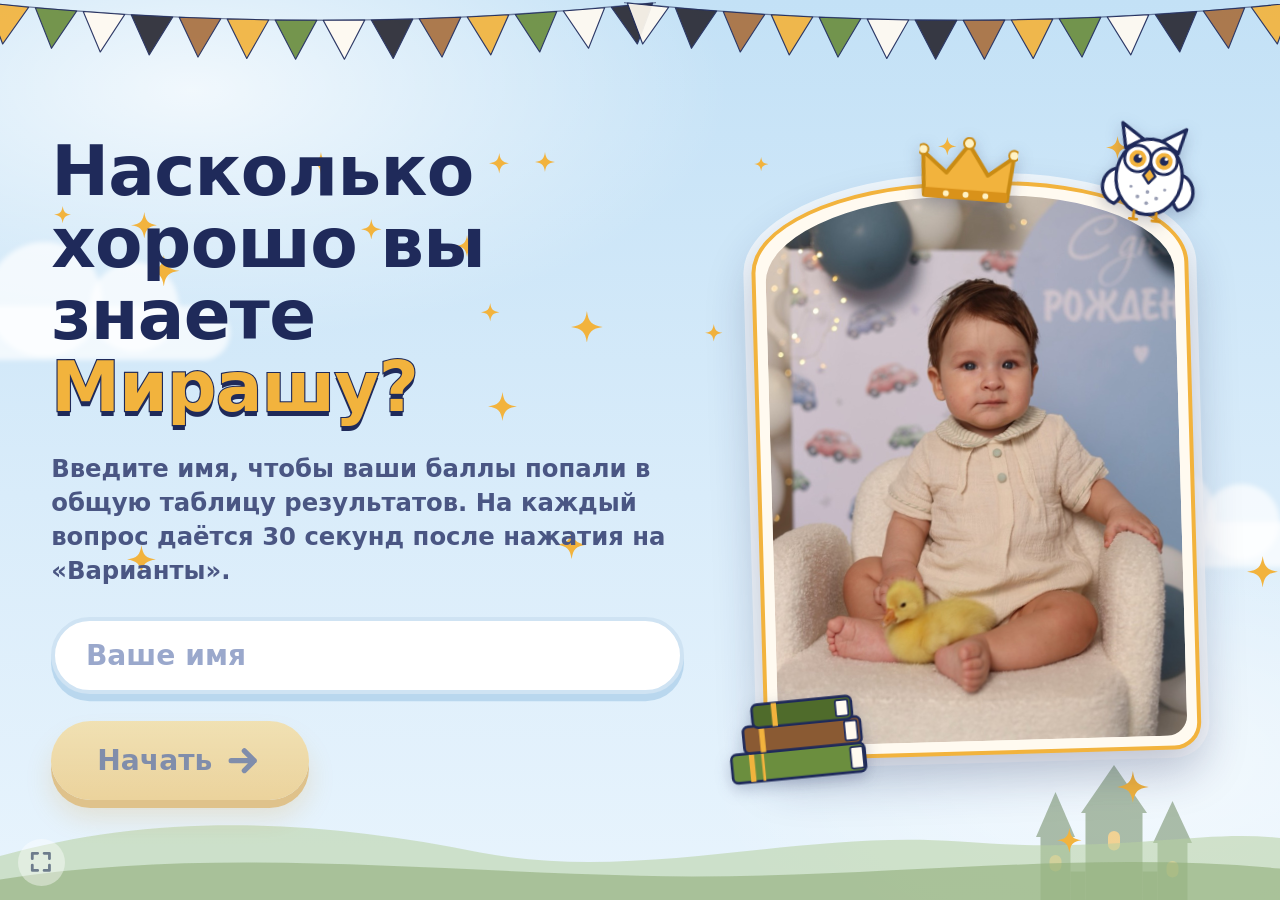
<file: index.html>
<!DOCTYPE html>
<html lang="ru">
<head>
<meta charset="utf-8">
<meta name="viewport" content="width=device-width, initial-scale=1, viewport-fit=cover">
<title>Насколько хорошо вы знаете Мирашу?</title>
<link rel="stylesheet" href="style.css">
</head>
<body>

<!-- ИМЯ -->
<section class="screen active" id="name" aria-label="Знакомство">
  <div class="hero">
    <div class="copy">
      <h1>Насколько хорошо вы знаете <span class="gold">Мирашу?</span></h1>
      <p class="lead">Введите имя, чтобы ваши баллы попали в общую таблицу результатов. На каждый вопрос даётся 30 секунд после нажатия на «Варианты».</p>
      <form id="nameForm" autocomplete="off" style="display:flex;flex-direction:column;align-items:flex-start;gap:3vh;width:100%">
        <input class="field" id="nameInput" type="text" maxlength="30" placeholder="Ваше имя" aria-label="Ваше имя" enterkeyhint="go" autocomplete="off">
        <button class="btn" id="btnStart" type="submit" disabled>Начать
          <svg viewBox="0 0 24 24" fill="none" stroke="currentColor" stroke-width="3.2" stroke-linecap="round" stroke-linejoin="round"><path d="M5 12h14M13 6l6 6-6 6"/></svg>
        </button>
      </form>
    </div>
    <div class="photo-wrap">
      <div class="frame arch"><div class="ph"><img src="assets/start.jpg" alt="Мираша сидит в кресле с утёнком"></div>
        <div class="sticker st-crown"><svg><use href="#crown"/></svg></div>
        <div class="sticker st-owl"><svg><use href="#owl"/></svg></div>
        <div class="sticker st-books"><svg><use href="#books"/></svg></div>
      </div>
    </div>
  </div>
</section>

<!-- ВОПРОС -->
<section class="screen" id="quiz" aria-live="polite">
  <div class="topbar">
    <div class="qnum" id="qnum">Вопрос 1 из 12</div>
    <div class="progress" role="progressbar" aria-valuemin="0" id="progress"><i id="progressFill"></i></div>
  </div>
  <div class="stage">
    <div class="photo-wrap" id="photoWrap"></div>
    <div class="panel">
      <div class="qcard"><h2 id="qtext"></h2></div>
      <div class="askbar" id="askbar">
        <button class="btn" id="btnOpts" type="button">Варианты</button>
        <p class="hint">После нажатия появятся варианты и включится таймер на 30 секунд</p>
      </div>
      <div class="timer" id="timer" hidden>
        <div class="t-track"><i id="tFill"></i></div><b id="tNum">30</b>
      </div>
      <div class="opts" id="opts" role="group" aria-label="Варианты ответа"></div>
    </div>
  </div>
</section>

<!-- ФИНАЛ -->
<section class="screen" id="final" aria-label="Результат">
  <div class="hero">
    <div class="copy">
      <h1 id="thanks">Спасибо!</h1>
      <div class="score-badge">
        <div class="badge"><b id="scoreNum">0</b><span id="scoreOf">из 12</span></div>
        <div class="score-text">
          <div class="big" id="scoreLine"></div>
          <div class="msg">Правильные ответы разберём вместе. Смотрите на большой экран!</div>
        </div>
      </div>
      <div class="wish">С первым днём рождения, Мираша!</div>
      <div class="status" id="status"></div>
      <button class="btn ghost" id="btnResend" type="button" hidden>Отправить ещё раз</button>
    </div>
    <div class="photo-wrap">
      <div class="frame arch"><div class="ph"><img src="assets/final.jpg" alt="Мираша на именинной машинке"></div>
        <div class="sticker st-crown"><svg><use href="#crown"/></svg></div>
        <div class="sticker st-owl"><svg><use href="#owl"/></svg></div>
      </div>
    </div>
  </div>
</section>

<script src="data.js"></script>
<script src="shell.js"></script>
<script>
(function () {
  var TOTAL = QUESTIONS.length, LIMIT = CONFIG.limitSeconds, KEY = "miranQuizLive:player:v1";
  var LETTERS = ["А", "Б", "В", "Г", "Д", "Е"];
  var S = null, timerId = 0, locked = false, sendTimer = 0, sendTries = 0;

  function rid() { return Math.random().toString(36).slice(2, 10) + Date.now().toString(36); }
  function fresh() { return { id: rid(), name: "", i: 0, answers: [], deadline: null, done: false, sent: false, ts: 0 }; }
  function load() { try { return JSON.parse(localStorage.getItem(KEY)); } catch (e) { return null; } }
  function save() { try { localStorage.setItem(KEY, JSON.stringify(S)); } catch (e) {} }

  try { if (new URLSearchParams(location.search).get("reset")) { localStorage.removeItem(KEY); history.replaceState(null, "", location.pathname); } } catch (e) {}
  S = load() || fresh();

  function showScreen(name) {
    ["name", "quiz", "final"].forEach(function (s) { $(s).classList.toggle("active", s === name); });
    document.querySelectorAll(".screen.active").forEach(function (el) { el.scrollTop = 0; });
  }

  function score() {
    var n = 0;
    QUESTIONS.forEach(function (q, i) {
      var a = S.answers[i];
      if (a === null || a === undefined) return;
      if (q.correct === "all" || a === q.correct) n++;
    });
    return n;
  }

  /* ---------- имя ---------- */
  var input = $("nameInput"), btnStart = $("btnStart");
  input.addEventListener("input", function () { btnStart.disabled = !input.value.trim(); });
  $("nameForm").addEventListener("submit", function (e) {
    e.preventDefault();
    var name = input.value.trim().replace(/\s+/g, " ");
    if (!name) return;
    S = fresh(); S.name = name; save();
    showScreen("quiz"); renderQuestion();
  });

  /* ---------- вопрос ---------- */
  function stickerFor(i) {
    var k = i % 3;
    var html = '<div class="sticker st-spark" style="left:-3vmin;top:12%"><svg><use href="#sparkle"/></svg></div>' +
               '<div class="sticker st-spark" style="right:-2.5vmin;bottom:18%;width:3.6vmin;height:3.6vmin"><svg><use href="#sparkle"/></svg></div>';
    if (k === 0) html += '<div class="sticker st-crown"><svg><use href="#crown"/></svg></div>';
    if (k === 1) html += '<div class="sticker st-owl"><svg><use href="#owl"/></svg></div>';
    if (k === 2) html += '<div class="sticker st-books"><svg><use href="#books"/></svg></div>';
    return html;
  }

  function renderQuestion() {
    clearInterval(timerId); locked = false;
    if (S.i >= TOTAL) return finish();
    var q = QUESTIONS[S.i];
    $("qnum").textContent = "Вопрос " + (S.i + 1) + " из " + TOTAL;
    $("progress").setAttribute("aria-valuemax", TOTAL);
    $("progress").setAttribute("aria-valuenow", S.i);
    $("progressFill").style.width = (S.i / TOTAL * 100) + "%";
    $("qtext").textContent = q.q;
    $("quiz").classList.remove("opened");
    $("opts").innerHTML = ""; $("opts").classList.toggle("many", q.options.length > 4);
    $("timer").hidden = true; $("timer").classList.remove("low", "done");
    $("askbar").hidden = false;

    var wrap = $("photoWrap");
    wrap.innerHTML = '<div class="frame swap"><div class="ph"><img alt="Мираша"></div>' + stickerFor(S.i) + "</div>";
    var frame = wrap.firstChild, img = frame.querySelector("img");
    var fit = function () { var land = img.naturalWidth > img.naturalHeight; frame.classList.toggle("land", land); frame.classList.toggle("arch", !land); };
    img.addEventListener("load", fit);
    img.src = q.photo;
    if (q.pos) img.style.objectPosition = q.pos;
    if (img.complete) fit();

    if (S.deadline) {                       // страницу перезагрузили, пока шёл таймер
      if (Date.now() >= S.deadline) return commit(null, true);
      openOptions();
    }
  }

  function openOptions() {
    var q = QUESTIONS[S.i];
    if (!S.deadline) { S.deadline = Date.now() + LIMIT * 1000; save(); }
    $("askbar").hidden = true; $("timer").hidden = false; $("quiz").classList.add("opened");
    var box = $("opts"); box.innerHTML = "";
    q.options.forEach(function (text, k) {
      var b = document.createElement("button");
      b.type = "button"; b.className = "opt";
      var l = document.createElement("span"); l.className = "letter"; l.textContent = LETTERS[k];
      if (q.colors) l.style.background = q.colors[k];
      var t = document.createElement("span"); t.className = "label"; t.textContent = text;
      b.appendChild(l); b.appendChild(t);
      b.addEventListener("click", function () { choose(k, b); });
      box.appendChild(b);
    });
    tick(); clearInterval(timerId); timerId = setInterval(tick, 200);
  }

  function tick() {
    if (locked) return;
    var left = S.deadline - Date.now();
    $("tNum").textContent = Math.max(0, Math.ceil(left / 1000));
    $("tFill").style.width = Math.max(0, left / (LIMIT * 1000) * 100) + "%";
    $("timer").classList.toggle("low", left <= 10000);
    if (left <= 0) {
      locked = true; clearInterval(timerId);
      $("tNum").textContent = "Время вышло"; $("timer").classList.add("done");
      document.querySelectorAll("#opts .opt").forEach(function (b) { b.disabled = true; b.classList.add("dim"); });
      commit(null, false, 900);
    }
  }

  function choose(k, btn) {
    if (locked) return;
    locked = true; clearInterval(timerId);
    document.querySelectorAll("#opts .opt").forEach(function (b) { b.disabled = true; if (b !== btn) b.classList.add("dim"); });
    btn.classList.add("chosen");
    $("tNum").textContent = "Ответ принят"; $("timer").classList.add("done"); $("timer").classList.remove("low");
    commit(k, false, 750);
  }

  /* фиксируем ответ сразу, на экране остаёмся ещё немного */
  function commit(a, immediate, delay) {
    S.answers[S.i] = a; S.i++; S.deadline = null; save();
    if (immediate) return renderQuestion();
    setTimeout(renderQuestion, delay || 0);
  }

  /* ---------- финал ---------- */
  function finish() {
    clearInterval(timerId);
    if (!S.done) { S.done = true; S.ts = Date.now(); save(); }
    var s = score();
    $("thanks").textContent = "Спасибо, " + S.name + "!";
    $("scoreNum").textContent = s; $("scoreOf").textContent = "из " + TOTAL;
    $("scoreLine").textContent = "Вы набрали " + s + " из " + TOTAL + " баллов";
    showScreen("final");
    rain(110);
    if (S.sent) setStatus("ok", "Результат отправлен ведущему ✓"); else send();
  }

  function setStatus(kind, text) {
    var el = $("status"); el.className = "status " + (kind || ""); el.textContent = text;
    $("btnResend").hidden = kind !== "err";
  }

  function send() {
    clearTimeout(sendTimer);
    setStatus("", "Отправляем результат…");
    var payload = { v: 1, id: S.id, name: S.name, score: score(), total: TOTAL, answers: S.answers, ts: S.ts || Date.now() };
    var ctrl = window.AbortController ? new AbortController() : null;
    var to = setTimeout(function () { if (ctrl) ctrl.abort(); }, 10000);
    fetch(CONFIG.server + "/" + encodeURIComponent(CONFIG.topic), { method: "POST", body: JSON.stringify(payload), signal: ctrl ? ctrl.signal : undefined })
      .then(function (r) { if (!r.ok) throw new Error("http " + r.status); })
      .then(function () { clearTimeout(to); S.sent = true; save(); setStatus("ok", "Результат отправлен ведущему ✓"); })
      .catch(function () {
        clearTimeout(to);
        if (++sendTries < 30) { setStatus("err", "Нет связи, пробуем ещё раз…"); sendTimer = setTimeout(send, 6000); }
        else setStatus("err", "Не удалось отправить результат.");
      });
  }
  $("btnResend").addEventListener("click", function () { sendTries = 0; send(); });
  $("btnOpts").addEventListener("click", openOptions);

  document.addEventListener("keydown", function (e) {
    if (e.metaKey || e.ctrlKey || e.altKey) return;
    if (!$("quiz").classList.contains("active")) return;
    if (locked) return;
    var opened = !$("timer").hidden;
    if (!opened) { if (e.key === "Enter" || e.key === " ") { e.preventDefault(); openOptions(); } return; }
    var n = parseInt(e.key, 10), btns = document.querySelectorAll("#opts .opt");
    if (n >= 1 && n <= btns.length) { e.preventDefault(); choose(n - 1, btns[n - 1]); }
  });

  /* ---------- старт страницы ---------- */
  if (S.done) { showScreen("final"); finish(); }
  else if (S.name) { showScreen("quiz"); renderQuestion(); }
  else { btnStart.disabled = !input.value.trim(); }
})();
</script>
</body>
</html>
</file>
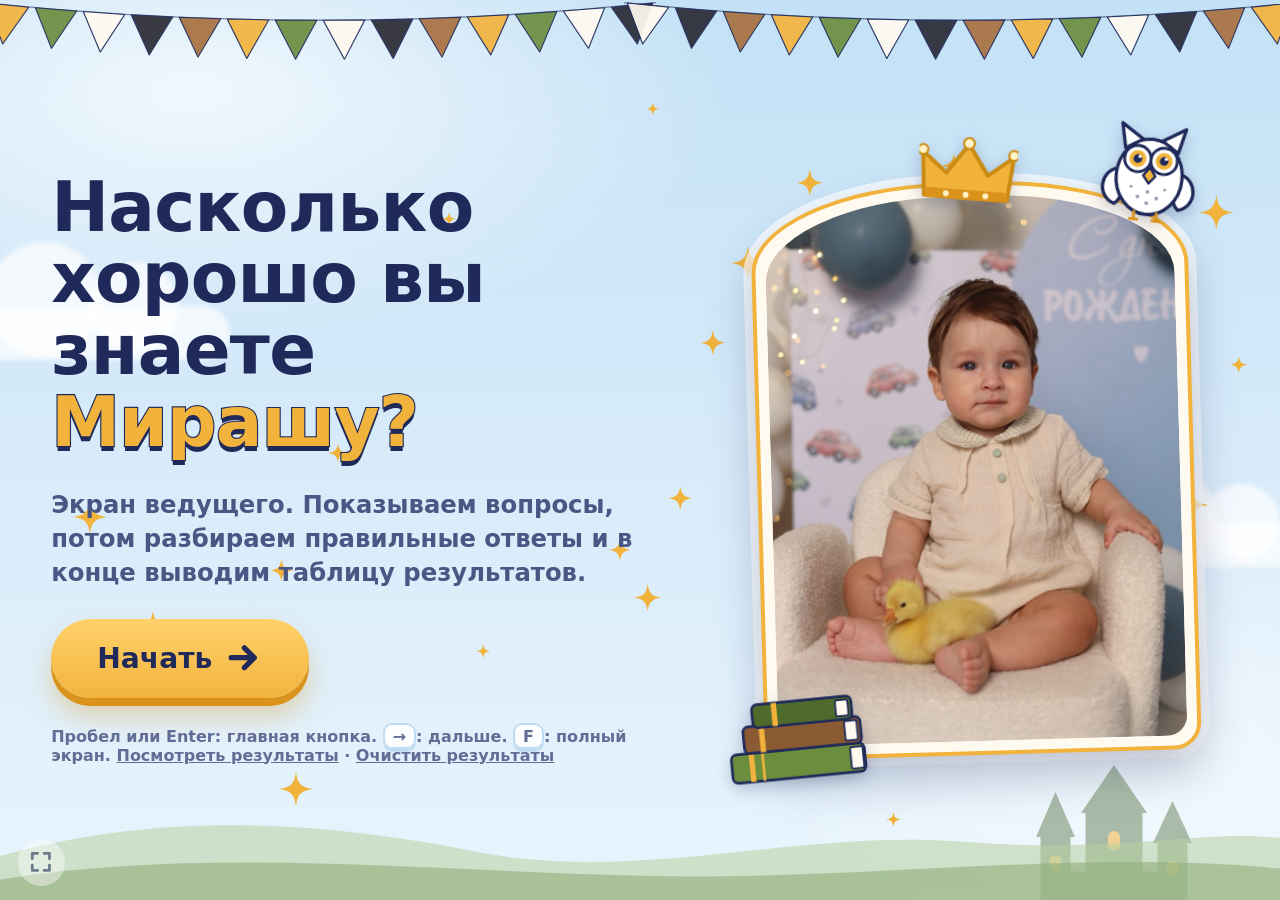
<file: admin.html>
<!DOCTYPE html>
<html lang="ru">
<head>
<meta charset="utf-8">
<meta name="viewport" content="width=device-width, initial-scale=1">
<title>Ведущий: викторина про Мирашу</title>
<meta name="robots" content="noindex">
<link rel="stylesheet" href="style.css">
</head>
<body>

<!-- СТАРТ -->
<section class="screen active" id="aStart" aria-label="Начало">
  <div class="hero">
    <div class="copy">
      <h1>Насколько хорошо вы знаете <span class="gold">Мирашу?</span></h1>
      <p class="lead">Экран ведущего. Показываем вопросы, потом разбираем правильные ответы и в конце выводим таблицу результатов.</p>
      <button class="btn" id="btnBegin" type="button">Начать
        <svg viewBox="0 0 24 24" fill="none" stroke="currentColor" stroke-width="3.2" stroke-linecap="round" stroke-linejoin="round"><path d="M5 12h14M13 6l6 6-6 6"/></svg>
      </button>
      <p class="hint">Пробел или Enter: главная кнопка. <kbd>→</kbd>: дальше. <kbd>F</kbd>: полный экран. <button type="button" id="btnPeek" style="text-decoration:underline;font:inherit;color:inherit">Посмотреть результаты</button> · <button type="button" id="btnClear" style="text-decoration:underline;font:inherit;color:inherit">Очистить результаты</button></p>
    </div>
    <div class="photo-wrap">
      <div class="frame arch"><div class="ph"><img src="assets/start.jpg" alt="Мираша сидит в кресле с утёнком"></div>
        <div class="sticker st-crown"><svg><use href="#crown"/></svg></div>
        <div class="sticker st-owl"><svg><use href="#owl"/></svg></div>
        <div class="sticker st-books"><svg><use href="#books"/></svg></div>
      </div>
    </div>
  </div>
</section>

<!-- ВОПРОС / РАЗБОР -->
<section class="screen" id="aStage" aria-live="polite">
  <div class="topbar">
    <div class="qnum" id="qnum">Вопрос 1 из 12</div>
    <div class="progress" role="progressbar" aria-valuemin="0" id="progress"><i id="progressFill"></i></div>
  </div>
  <div class="stage">
    <div class="photo-wrap" id="photoWrap"></div>
    <div class="panel">
      <div class="qcard"><h2 id="qtext"></h2></div>
      <div class="askbar" id="askbar"><button class="btn" id="btnMain" type="button">Варианты</button></div>
      <div class="timer" id="timer" hidden>
        <div class="t-track"><i id="tFill"></i></div><b id="tNum">30</b>
        <button class="btn ghost" id="btnSkip" type="button" style="font-size:min(1.3vw,2.4vh);padding:1.4vh 1.5vw">Дальше</button>
      </div>
      <div class="opts static" id="opts"></div>
      <div class="note-box" id="noteBox" hidden>
        <div class="owl"><svg viewBox="0 0 120 124"><use href="#owl"/></svg></div>
        <div><div class="n1" id="n1"></div><div class="n2" id="n2"></div></div>
      </div>
      <div class="askbar" id="afterBar" hidden><button class="btn" id="btnAfter" type="button">Дальше</button></div>
    </div>
  </div>
</section>

<!-- ПЕРЕХОД К ОТВЕТАМ -->
<section class="screen" id="aIntro" aria-label="Правильные ответы">
  <div class="center-card">
    <div class="owl-big"><svg viewBox="0 0 120 124"><use href="#owl"/></svg></div>
    <h1>А теперь, <span class="gold">правильные ответы</span></h1>
    <button class="btn" id="btnIntro" type="button">Показать
      <svg viewBox="0 0 24 24" fill="none" stroke="currentColor" stroke-width="3.2" stroke-linecap="round" stroke-linejoin="round"><path d="M5 12h14M13 6l6 6-6 6"/></svg>
    </button>
  </div>
</section>

<!-- РЕЗУЛЬТАТЫ: ЗАСТАВКА -->
<section class="screen" id="aResTitle" aria-label="Результаты">
  <div class="center-card">
    <div class="owl-big"><svg viewBox="0 0 120 124"><use href="#owl"/></svg></div>
    <h1><span class="gold">Результаты:</span></h1>
    <button class="btn" id="btnTable" type="button">Показать таблицу
      <svg viewBox="0 0 24 24" fill="none" stroke="currentColor" stroke-width="3.2" stroke-linecap="round" stroke-linejoin="round"><path d="M5 12h14M13 6l6 6-6 6"/></svg>
    </button>
  </div>
</section>

<!-- РЕЗУЛЬТАТЫ: ТАБЛИЦА -->
<section class="screen" id="aRes" aria-label="Таблица результатов">
  <div class="res-wrap">
    <div class="res-sub"><span id="resCount"></span><button class="btn ghost" id="btnRefresh" type="button" style="font-size:min(1.2vw,2.2vh);padding:1.1vh 1.4vw">Обновить</button><button class="btn ghost" id="btnHome" type="button" style="font-size:min(1.2vw,2.2vh);padding:1.1vh 1.4vw">В начало</button></div>
    <div class="res" id="resTables"></div>
  </div>
</section>

<script src="data.js"></script>
<script src="shell.js"></script>
<script>
(function () {
  var TOTAL = QUESTIONS.length, LIMIT = CONFIG.limitSeconds, KEY = "miranQuizLive:admin:v1", CACHE = "miranQuizLive:results:v1:" + CONFIG.topic;
  var LETTERS = ["А", "Б", "В", "Г", "Д", "Е"];
  var phase = "start", idx = 0, deadline = 0, timerId = 0, pollId = 0, revealed = false, opened = false;

  function save() { try { localStorage.setItem(KEY, JSON.stringify({ phase: phase, idx: idx })); } catch (e) {} }
  function showScreen(name) {
    ["aStart", "aStage", "aIntro", "aResTitle", "aRes"].forEach(function (s) { $(s).classList.toggle("active", s === name); });
    document.querySelectorAll(".screen.active").forEach(function (el) { el.scrollTop = 0; });
  }
  function stickerFor(i) {
    var k = i % 3;
    var html = '<div class="sticker st-spark" style="left:-3vmin;top:12%"><svg><use href="#sparkle"/></svg></div>' +
               '<div class="sticker st-spark" style="right:-2.5vmin;bottom:18%;width:3.6vmin;height:3.6vmin"><svg><use href="#sparkle"/></svg></div>';
    if (k === 0) html += '<div class="sticker st-crown"><svg><use href="#crown"/></svg></div>';
    if (k === 1) html += '<div class="sticker st-owl"><svg><use href="#owl"/></svg></div>';
    if (k === 2) html += '<div class="sticker st-books"><svg><use href="#books"/></svg></div>';
    return html;
  }

  /* ---------- общий экран вопроса ---------- */
  function renderStage(mode) {
    clearInterval(timerId); revealed = false; opened = false;
    var q = QUESTIONS[idx];
    $("qnum").textContent = (mode === "ask" ? "Вопрос " : "Разбор: вопрос ") + (idx + 1) + " из " + TOTAL;
    $("progress").setAttribute("aria-valuemax", TOTAL);
    $("progressFill").style.width = ((idx + (mode === "ask" ? 0 : 1)) / TOTAL * 100) + "%";
    $("qtext").textContent = q.q;
    $("opts").innerHTML = ""; $("opts").classList.toggle("many", q.options.length > 4);
    $("timer").hidden = true; $("timer").classList.remove("low", "done");
    $("noteBox").hidden = true; $("afterBar").hidden = true;
    $("askbar").hidden = false;
    $("btnMain").textContent = mode === "ask" ? "Варианты" : "Правильный ответ";

    var wrap = $("photoWrap");
    wrap.innerHTML = '<div class="frame swap"><div class="ph"><img alt="Мираша"></div>' + stickerFor(idx) + "</div>";
    var frame = wrap.firstChild, img = frame.querySelector("img");
    var fit = function () { var land = img.naturalWidth > img.naturalHeight; frame.classList.toggle("land", land); frame.classList.toggle("arch", !land); };
    img.addEventListener("load", fit);
    img.src = q.photo;
    if (q.pos) img.style.objectPosition = q.pos;
    if (img.complete) fit();
    showScreen("aStage");
  }

  function buildOptions() {
    var q = QUESTIONS[idx], box = $("opts"); box.innerHTML = "";
    q.options.forEach(function (text, k) {
      var b = document.createElement("div"); b.className = "opt";
      var l = document.createElement("span"); l.className = "letter"; l.textContent = LETTERS[k];
      if (q.colors) l.style.background = q.colors[k];
      var t = document.createElement("span"); t.className = "label"; t.textContent = text;
      var tag = document.createElement("span"); tag.className = "tag";
      b.appendChild(l); b.appendChild(t); b.appendChild(tag);
      box.appendChild(b);
    });
  }

  /* ---------- вопросы: варианты и таймер ---------- */
  function ask(i) { phase = "ask"; idx = i; save(); renderStage("ask"); }

  function showOptions() {
    if (opened) return; opened = true;
    buildOptions();
    $("askbar").hidden = true; $("timer").hidden = false;
    deadline = Date.now() + LIMIT * 1000;
    tick(); clearInterval(timerId); timerId = setInterval(tick, 200);
  }
  function tick() {
    var left = deadline - Date.now();
    $("tNum").textContent = Math.max(0, Math.ceil(left / 1000));
    $("tFill").style.width = Math.max(0, left / (LIMIT * 1000) * 100) + "%";
    $("timer").classList.toggle("low", left <= 10000);
    if (left <= 0) { clearInterval(timerId); $("tNum").textContent = "Время вышло"; $("timer").classList.add("done"); var my = idx; setTimeout(function () { if (phase === "ask" && idx === my) nextAsk(); }, 900); }
  }
  function nextAsk() {
    if (phase !== "ask") return;
    clearInterval(timerId);
    if (idx >= TOTAL - 1) return intro();
    ask(idx + 1);
  }

  /* ---------- переход и разбор ---------- */
  function intro() { phase = "intro"; save(); showScreen("aIntro"); }
  function reveal(i) { phase = "reveal"; idx = i; save(); renderStage("reveal"); }

  function showCorrect() {
    if (revealed) return; revealed = true;
    var q = QUESTIONS[idx], all = q.correct === "all";
    buildOptions();
    document.querySelectorAll("#opts .opt").forEach(function (b, k) {
      var ok = all || k === q.correct, tag = b.querySelector(".tag");
      if (ok) { b.classList.add("correct", "show-tag"); tag.textContent = all ? "верно!" : "верный ответ"; b.querySelector(".letter").style.background = ""; b.querySelector(".letter").textContent = "✓"; }
      else b.classList.add("dim");
    });
    var extra = q.extraOpt ? q.extraOpt[q.correct === "all" ? 0 : q.correct] : (q.extra || "");
    $("n1").textContent = q.note; $("n2").textContent = extra;
    $("noteBox").hidden = false;
    $("askbar").hidden = true;
    $("btnAfter").textContent = idx >= TOTAL - 1 ? "К результатам" : "Дальше";
    $("afterBar").hidden = false;
    var r = $("opts").getBoundingClientRect();
    burst(r.left + r.width / 2, r.top + r.height / 3, 40);
  }
  function nextReveal() {
    if (phase !== "reveal") return;
    if (idx >= TOTAL - 1) return resTitle();
    reveal(idx + 1);
  }

  /* ---------- результаты ---------- */
  function readCache() { try { return JSON.parse(localStorage.getItem(CACHE)) || {}; } catch (e) { return {}; } }
  function writeCache(o) { try { localStorage.setItem(CACHE, JSON.stringify(o)); } catch (e) {} }

  function fetchResults() {
    var url = CONFIG.server + "/" + encodeURIComponent(CONFIG.topic) + "/json?poll=1&since=all";
    return fetch(url, { cache: "no-store" }).then(function (r) { if (!r.ok) throw new Error("http " + r.status); return r.text(); }).then(function (text) {
      var map = readCache(), msgs = [], cut = 0;
      text.split("\n").forEach(function (line) {
        line = line.trim(); if (!line) return;
        var ev; try { ev = JSON.parse(line); } catch (e) { return; }
        if (ev.event !== "message") return;
        var p; try { p = JSON.parse(ev.message); } catch (e) { return; }
        if (!p || p.v !== 1) return;
        if (p.type === "reset") { cut = Math.max(cut, p.ts || 0); return; }
        if (!p.id || typeof p.name !== "string" || typeof p.score !== "number") return;
        msgs.push(p);
      });
      Object.keys(map).forEach(function (k) { if ((map[k].ts || 0) <= cut) delete map[k]; });
      msgs.forEach(function (p) {
        if ((p.ts || 0) <= cut) return;
        var prev = map[p.id];
        if (!prev || (p.ts || 0) >= (prev.ts || 0)) map[p.id] = { id: p.id, name: p.name.slice(0, 30), score: p.score, total: p.total, ts: p.ts || 0 };
      });
      writeCache(map);
      return true;
    }).catch(function () { return false; });
  }

  function renderResults(online) {
    var rows = Object.keys(readCache()).map(function (k) { return readCache()[k]; });
    rows.sort(function (a, b) { return b.score - a.score || a.ts - b.ts; });
    var rank = 0, last = null;
    rows.forEach(function (r, i) { if (r.score !== last) { rank = i + 1; last = r.score; } r.place = rank; });
    $("resCount").textContent = "Игроков: " + rows.length + (online === false ? " · нет связи, показываем сохранённое" : " · обновляется само");
    var box = $("resTables"); box.innerHTML = "";
    if (!rows.length) { box.innerHTML = '<div class="empty-res">Пока никто не закончил игру</div>'; return; }
    var PER = 10;
    for (var s = 0; s < rows.length; s += PER) {
      var t = document.createElement("table"); t.className = "rtable";
      var head = document.createElement("thead"); head.innerHTML = "<tr><th>Место</th><th>Имя</th><th>Баллы</th></tr>"; t.appendChild(head);
      var tb = document.createElement("tbody");
      rows.slice(s, s + PER).forEach(function (r) {
        var tr = document.createElement("tr"); if (r.place <= 3) tr.className = "p" + r.place;
        var a = document.createElement("td"); a.textContent = r.place;
        var b = document.createElement("td"); b.className = "nm"; b.textContent = r.name;
        var c = document.createElement("td"); c.textContent = r.score + " / " + (r.total || TOTAL);
        tr.appendChild(a); tr.appendChild(b); tr.appendChild(c); tb.appendChild(tr);
      });
      t.appendChild(tb); box.appendChild(t);
    }
  }

  var firstResults = true;
  function resTitle() {
    phase = "resTitle"; save(); showScreen("aResTitle");
    fetchResults();
    if (firstResults) { firstResults = false; rain(100); }
  }
  function results() {
    phase = "results"; save(); showScreen("aRes"); renderResults();
    refresh();
    clearInterval(pollId); pollId = setInterval(refresh, 8000);
  }
  function clearResults() {
    if (!confirm("Очистить все результаты игроков? Это нельзя отменить.")) return;
    var cut = Date.now();
    writeCache({});
    fetch(CONFIG.server + "/" + encodeURIComponent(CONFIG.topic), { method: "POST", body: JSON.stringify({ v: 1, type: "reset", ts: cut }) })
      .then(function (r) { alert(r.ok ? "Результаты очищены." : "Не удалось очистить на сервере, попробуйте ещё раз."); })
      .catch(function () { alert("Нет связи: на сервере результаты не очищены, попробуйте ещё раз."); });
  }
  function refresh() { fetchResults().then(function (ok) { if (phase === "results") renderResults(ok); }); }

  function home() { clearInterval(pollId); clearInterval(timerId); phase = "start"; idx = 0; save(); showScreen("aStart"); }

  /* ---------- кнопки и клавиши ---------- */
  $("btnBegin").addEventListener("click", function () { ask(0); });
  $("btnPeek").addEventListener("click", resTitle);
  $("btnClear").addEventListener("click", clearResults);
  $("btnTable").addEventListener("click", results);
  $("btnMain").addEventListener("click", function () { if (phase === "ask") showOptions(); else showCorrect(); });
  $("btnSkip").addEventListener("click", nextAsk);
  $("btnAfter").addEventListener("click", nextReveal);
  $("btnIntro").addEventListener("click", function () { reveal(0); });
  $("btnRefresh").addEventListener("click", refresh);
  $("btnHome").addEventListener("click", home);

  document.addEventListener("keydown", function (e) {
    if (e.metaKey || e.ctrlKey || e.altKey) return;
    var k = e.key;
    if (k === "f" || k === "F" || k === "а" || k === "А") { e.preventDefault(); return toggleFs(); }
    var go = k === "Enter" || k === " " || k === "ArrowRight";
    if (!go) return;
    e.preventDefault();
    if (phase === "start") ask(0);
    else if (phase === "ask") { if (!opened) showOptions(); else if (k === "ArrowRight") nextAsk(); }
    else if (phase === "intro") reveal(0);
    else if (phase === "resTitle") results();
    else if (phase === "reveal") { if (!revealed) showCorrect(); else nextReveal(); }
  });

  /* ---------- восстановление после перезагрузки ---------- */
  fetchResults();
  var saved = null; try { saved = JSON.parse(localStorage.getItem(KEY)); } catch (e) {}
  if (saved && saved.phase === "ask") ask(Math.min(saved.idx || 0, TOTAL - 1));
  else if (saved && saved.phase === "intro") intro();
  else if (saved && saved.phase === "reveal") reveal(Math.min(saved.idx || 0, TOTAL - 1));
  else if (saved && saved.phase === "resTitle") resTitle();
  else if (saved && saved.phase === "results") results();
})();
</script>
</body>
</html>
</file>
<file: style.css>
:root{
  --sky:#cfe7f8; --sky-2:#e8f4fd; --ink:#1f2a5a; --ink-soft:#4a5683;
  --gold:#f2b33d; --gold-d:#d9921a; --gold-l:#ffe2a0;
  --olive:#6b8e3e; --olive-d:#4f6b2b; --olive-l:#e3f0cf;
  --cream:#fffaf0; --brown:#8a5a33; --coral:#e2634c; --coral-l:#fde4dd;
  --font:"Arial Rounded MT Bold","Nunito","Varela Round","Trebuchet MS","Segoe UI",system-ui,sans-serif;
  --hand:"Marker Felt","Segoe Print","Bradley Hand","Comic Sans MS",cursive;
}
*{box-sizing:border-box;margin:0;padding:0}
html,body{height:100%}
body{
  font-family:var(--font); color:var(--ink); overflow:hidden; user-select:none; -webkit-user-select:none;
  background:
    radial-gradient(60vw 40vh at 15% 10%, rgba(255,255,255,.75), transparent 70%),
    radial-gradient(50vw 40vh at 90% 85%, rgba(255,255,255,.55), transparent 70%),
    linear-gradient(180deg,#c3e1f6 0%, #d9ecfa 55%, #e8f4fd 100%);
}
button{font-family:inherit;color:inherit;cursor:pointer;border:0;background:none}
svg{display:block}

/* ---------- фон ---------- */
.bg{position:fixed;inset:0;pointer-events:none;z-index:0;overflow:hidden}
.bg .cloud{position:absolute;background:rgba(255,255,255,.7);border-radius:99px;filter:blur(.3vmin)}
.bg .cloud::before,.bg .cloud::after{content:"";position:absolute;background:inherit;border-radius:50%}
.bg .c1{width:22vw;height:6vh;left:-4vw;top:34vh;animation:drift 38s ease-in-out infinite alternate}
.bg .c1::before{width:9vw;height:9vw;left:3vw;top:-5vw}
.bg .c1::after{width:7vw;height:7vw;left:11vw;top:-3.4vw}
.bg .c2{width:18vw;height:5vh;right:-3vw;top:58vh;animation:drift 46s ease-in-out infinite alternate-reverse}
.bg .c2::before{width:8vw;height:8vw;left:2vw;top:-4.4vw}
.bg .c2::after{width:6vw;height:6vw;left:9vw;top:-3vw}
@keyframes drift{from{transform:translateX(0)}to{transform:translateX(5vw)}}
.bg .castle{position:absolute;right:-2vw;bottom:-1vh;width:30vw;opacity:.55}
.bg .hills{position:absolute;left:0;right:0;bottom:-1px;height:12vh;width:100%}
.bg .spark{position:absolute;color:var(--gold);animation:twinkle 3.4s ease-in-out infinite}
@keyframes twinkle{0%,100%{opacity:.25;transform:scale(.7) rotate(0)}50%{opacity:1;transform:scale(1.1) rotate(20deg)}}
#bunting{position:fixed;left:0;top:0;width:100%;height:9vh;z-index:1;pointer-events:none}

/* ---------- экраны ---------- */
.screen{position:fixed;inset:0;z-index:2;display:none;padding:8vh 4vw 4vh;overflow-y:auto;overflow-x:hidden}
.screen.active{display:flex;flex-direction:column;animation:screenIn .6s cubic-bezier(.2,.8,.2,1)}
@keyframes screenIn{from{opacity:0;transform:translateY(2vh)}to{opacity:1;transform:none}}

/* ---------- фото-рамка ---------- */
.photo-wrap{position:relative;display:flex;justify-content:center;align-items:center;min-height:0}
.frame{
  position:relative;padding:1.1vmin;background:var(--cream);
  border:.5vmin solid var(--gold);border-radius:3vmin;
  box-shadow:0 2.4vh 5vh rgba(31,42,90,.28), 0 0 0 .9vmin rgba(255,255,255,.7);
  transform:rotate(-1.6deg);
}
.frame.arch{border-radius:45% 45% 3vmin 3vmin / 15% 15% 3vmin 3vmin}
.frame .ph{overflow:hidden;border-radius:inherit;border-radius:2.2vmin}
.frame.arch .ph{border-radius:45% 45% 2.2vmin 2.2vmin / 15% 15% 2.2vmin 2.2vmin}
.frame img{display:block;width:auto;height:auto;max-width:32vw;max-height:66vh}
.frame.land img{max-width:34vw;max-height:56vh}
.frame.swap{animation:photoIn .7s cubic-bezier(.2,.9,.3,1.2)}
@keyframes photoIn{from{opacity:0;transform:rotate(-6deg) scale(.88)}to{opacity:1;transform:rotate(-1.6deg) scale(1)}}
.sticker{position:absolute;pointer-events:none;filter:drop-shadow(0 .6vh .8vh rgba(31,42,90,.25))}
.sticker svg{width:100%;height:100%}
.st-crown{width:11vmin;height:8vmin;top:-5.5vmin;left:50%;margin-left:-5.5vmin;transform:rotate(6deg)}
.st-owl{width:13vmin;height:13vmin;top:-8vmin;right:-3vmin;transform:rotate(8deg);animation:bob 3.2s ease-in-out infinite}
.st-books{width:17vmin;height:9.5vmin;bottom:-3vmin;left:-5vmin;transform:rotate(-4deg)}
.st-spark{width:5vmin;height:5vmin;color:var(--gold)}
@keyframes bob{0%,100%{transform:translateY(0) rotate(8deg)}50%{transform:translateY(-1.2vmin) rotate(4deg)}}

/* ---------- кнопки ---------- */
.btn{
  display:inline-flex;align-items:center;gap:1.2vmin;
  padding:2.2vh 3.6vw;border-radius:99px;font-size:min(2.2vw,3.8vh);font-weight:800;color:var(--ink);
  background:linear-gradient(180deg,#ffd16b,var(--gold));
  box-shadow:0 .9vh 0 var(--gold-d), 0 2vh 3vh rgba(217,146,26,.35);
  transition:transform .15s, box-shadow .15s;
}
.btn:hover{transform:translateY(-.5vh)}
.btn:active{transform:translateY(.7vh);box-shadow:0 .2vh 0 var(--gold-d)}
.btn:focus-visible,.opt:focus-visible,.fs:focus-visible{outline:.6vmin solid var(--ink);outline-offset:.5vmin}
.btn svg{width:1.4em;height:1.4em}

/* ---------- старт и финал ---------- */
.hero{display:grid;grid-template-columns:minmax(0,1.25fr) minmax(0,1fr);gap:3vw;align-items:center;width:100%;max-width:1500px;margin:auto}
.hero .copy{display:flex;flex-direction:column;align-items:flex-start;gap:3.2vh}
.hero h1{font-size:min(5.4vw,9.2vh);line-height:1.04;font-weight:900;letter-spacing:-.01em}
.gold{color:var(--gold);text-shadow:0 .55vmin 0 var(--ink),0 -.0vmin 0 var(--ink);-webkit-text-stroke:.25vmin var(--ink);paint-order:stroke fill}
.hero .lead{font-size:min(1.9vw,3.2vh);line-height:1.4;color:var(--ink-soft);max-width:34em;font-weight:700}
.hint{font-size:min(1.25vw,2.1vh);color:var(--ink-soft);font-weight:700;opacity:.85}
.hint kbd{font-family:inherit;background:#fff;border:.25vmin solid #b9d7ee;border-radius:1vmin;padding:.1em .5em;box-shadow:0 .3vmin 0 #b9d7ee}
.hero .photo-wrap .frame{margin:1vh 0}
.pol{position:absolute;padding:.8vmin .8vmin 2.4vmin;background:#fff;box-shadow:0 1.4vh 3vh rgba(31,42,90,.28);border-radius:.8vmin}
.pol img{display:block;width:15vmin;height:15vmin;object-fit:cover;border-radius:.4vmin}
.pol.a{left:-9vmin;bottom:5vh;transform:rotate(-9deg)}
.pol.b{right:-7vmin;bottom:-1vh;transform:rotate(7deg)}
.pol.b img{height:18vmin}
.pol.a img{height:19vmin}

#final .score-badge{
  display:flex;align-items:center;gap:2.4vw;
}
.badge{
  width:min(17vw,28vh);height:min(17vw,28vh);border-radius:50%;flex:none;
  background:radial-gradient(circle at 35% 30%,#fff2c4,var(--gold) 60%,var(--gold-d));
  border:.8vmin solid #fff;box-shadow:0 0 0 .6vmin var(--gold),0 2vh 4vh rgba(217,146,26,.4);
  display:flex;flex-direction:column;align-items:center;justify-content:center;transform:rotate(-5deg);
  animation:pop .8s cubic-bezier(.2,1.4,.4,1) .3s both;
}
.badge b{font-size:min(7vw,12vh);line-height:1;font-weight:900;color:var(--ink)}
.badge span{font-size:min(1.9vw,3.2vh);font-weight:800;color:var(--ink)}
@keyframes pop{from{transform:scale(0) rotate(-30deg)}to{transform:scale(1) rotate(-5deg)}}
.score-text{display:flex;flex-direction:column;gap:1.2vh}
.score-text .big{font-size:min(2.6vw,4.6vh);font-weight:900;line-height:1.15}
.score-text .msg{font-size:min(1.8vw,3.1vh);font-weight:700;color:var(--ink-soft);line-height:1.35}
.wish{font-family:var(--hand);font-size:min(3.4vw,6vh);color:var(--olive-d);line-height:1.1;transform:rotate(-1.5deg)}

/* ---------- викторина ---------- */
#quiz{padding-top:7vh}
.topbar{display:flex;align-items:center;gap:2vw;max-width:1500px;width:100%;margin:0 auto 2vh}
.qnum{
  flex:none;padding:1vh 2vw;background:#fff;border-radius:99px;font-weight:900;font-size:min(1.8vw,3vh);
  box-shadow:0 .6vh 0 #b9d7ee;
}
.progress{flex:1;height:2.2vh;border-radius:99px;background:rgba(255,255,255,.85);box-shadow:inset 0 .3vh .6vh rgba(31,42,90,.15);position:relative}
.progress i{position:absolute;left:0;top:0;bottom:0;border-radius:99px;background:linear-gradient(90deg,var(--olive),#8fb85a 45%,var(--gold));transition:width .7s cubic-bezier(.3,1,.4,1)}
.progress i::after{content:"";position:absolute;right:-1.6vh;top:50%;width:3.4vh;height:3.4vh;margin-top:-1.7vh;
  background:var(--gold);-webkit-mask:url("data:image/svg+xml,%3Csvg xmlns='http://www.w3.org/2000/svg' viewBox='-10 -10 20 20'%3E%3Cpath d='M0 -10C1 -3 3 -1 10 0C3 1 1 3 0 10C-1 3 -3 1 -10 0C-3 -1 -1 -3 0 -10Z'/%3E%3C/svg%3E") center/contain no-repeat;
  mask:url("data:image/svg+xml,%3Csvg xmlns='http://www.w3.org/2000/svg' viewBox='-10 -10 20 20'%3E%3Cpath d='M0 -10C1 -3 3 -1 10 0C3 1 1 3 0 10C-1 3 -3 1 -10 0C-3 -1 -1 -3 0 -10Z'/%3E%3C/svg%3E") center/contain no-repeat}
.stage{
  display:grid;grid-template-columns:minmax(0,1fr) minmax(0,1.3fr);gap:3.4vw;align-items:center;
  width:100%;max-width:1500px;margin:0 auto;flex:1;min-height:0;
}
.panel{display:flex;flex-direction:column;gap:2.2vh;min-width:0}
.qcard{
  position:relative;background:#fff;border-radius:4vmin;padding:3.2vh 2.6vw;
  box-shadow:0 0 0 .9vmin rgba(255,255,255,.55),0 2vh 5vh rgba(31,42,90,.14);
}
.qcard::after{content:"";position:absolute;inset:.9vmin;border:.3vmin dashed #b9d7ee;border-radius:3.2vmin;pointer-events:none}
.qcard h2{font-size:min(2.9vw,5vh);line-height:1.18;font-weight:900;position:relative}
.opts{display:grid;grid-template-columns:1fr 1fr;gap:1.8vh 1.6vw}
.opt{
  position:relative;display:flex;align-items:center;gap:1.2vw;text-align:left;
  min-height:11vh;padding:1.4vh 1.4vw;border-radius:99px 99px 99px 99px;border-radius:5.5vh;
  background:#fff;border:.45vmin solid #cfe3f3;font-size:min(2.1vw,3.7vh);font-weight:800;line-height:1.15;
  box-shadow:0 .8vh 0 #b9d7ee;transition:transform .15s,box-shadow .15s,background .25s,border-color .25s,opacity .3s;
}
.opts.many{gap:1.1vh 1.6vw}
.opts.many .opt{min-height:7.6vh;padding:.8vh 1.2vw;font-size:min(1.9vw,3.3vh)}
.opts.many .letter{width:5.2vh;height:5.2vh}
.opt:hover:not(:disabled){transform:translateY(-.5vh);border-color:var(--gold)}
.opt:active:not(:disabled){transform:translateY(.6vh);box-shadow:0 .2vh 0 #b9d7ee}
.opt:disabled{cursor:default}
.letter{
  flex:none;width:6.4vh;height:6.4vh;border-radius:50%;display:flex;align-items:center;justify-content:center;
  font-size:min(1.9vw,3.2vh);font-weight:900;color:#fff;background:var(--gold);
  box-shadow:inset 0 -.5vh 0 rgba(0,0,0,.14);transition:background .25s;
}
.opt:nth-child(2) .letter{background:var(--olive)}
.opt:nth-child(3) .letter{background:var(--brown)}
.opt:nth-child(4) .letter{background:var(--ink)}
.opt .tag{
  position:absolute;right:2vw;top:0;transform:translateY(-55%);font-size:min(1.05vw,1.9vh);font-weight:800;
  padding:.5vh 1vw;border-radius:99px;background:#fff;box-shadow:0 .3vh .8vh rgba(31,42,90,.2);opacity:0;transition:opacity .3s .15s;white-space:nowrap;
}
.opt.show-tag .tag{opacity:1}
.opt.chosen{border-color:var(--ink)}
.opt.correct{background:var(--olive-l);border-color:var(--olive);box-shadow:0 .8vh 0 var(--olive-d)}
.opt.correct .letter{background:var(--olive)}
.opt.correct .tag{color:var(--olive-d)}
.opt.wrong{background:var(--coral-l);border-color:var(--coral);box-shadow:0 .8vh 0 #b9452f;animation:shake .5s}
.opt.wrong .letter{background:var(--coral)}
.opt.also{background:#fff4d6;border-color:var(--gold);box-shadow:0 .8vh 0 var(--gold-d)}
.opt.also .tag{color:var(--gold-d)}
.opt.reveal{animation:revealPulse .9s ease .25s 2}
.opt.dim{opacity:.5}
@keyframes shake{0%,100%{transform:translateX(0)}20%{transform:translateX(-1vw)}40%{transform:translateX(.9vw)}60%{transform:translateX(-.6vw)}80%{transform:translateX(.4vw)}}
@keyframes revealPulse{0%,100%{transform:scale(1)}50%{transform:scale(1.035)}}

.feedback{
  display:flex;align-items:center;gap:1.2vw;min-height:15vh;padding:1.6vh 1.4vw;border-radius:4vmin;
  background:rgba(255,255,255,.78);border:.35vmin dashed #b9d7ee;
  opacity:0;transform:translateY(1.5vh);pointer-events:none;transition:opacity .35s,transform .35s;
}
.feedback.on{opacity:1;transform:none;pointer-events:auto}
.feedback .owl{flex:none;width:9vh;height:9vh}
.feedback .owl svg{width:100%;height:100%}
.feedback.good .owl{animation:hop .7s ease}
.feedback.bad .owl{transform:rotate(-8deg)}
@keyframes hop{0%,100%{transform:translateY(0)}40%{transform:translateY(-2vh) rotate(6deg)}}
.fb-text{flex:1;min-width:0}
.fb-head{font-size:min(2.2vw,4vh);font-weight:900;line-height:1.1}
.feedback.good .fb-head{color:var(--olive-d)}
.feedback.bad .fb-head{color:var(--coral)}
.fb-react{font-size:min(1.6vw,2.8vh);font-weight:800;margin-top:.6vh}
.fb-extra{font-size:min(1.45vw,2.5vh);font-weight:800;color:var(--ink);margin-top:.6vh;line-height:1.25}
.fb-extra:empty{display:none}
.fb-note{font-size:min(1.4vw,2.4vh);font-weight:700;color:var(--ink-soft);margin-top:.5vh;line-height:1.3}
.feedback .btn{flex:none;padding:1.5vh 1.5vw;font-size:min(1.3vw,2.4vh);box-shadow:0 .7vh 0 var(--gold-d)}

.fs{position:fixed;left:1.4vw;bottom:1.6vh;z-index:30;width:5.2vh;height:5.2vh;border-radius:50%;background:rgba(255,255,255,.75);color:var(--ink);display:flex;align-items:center;justify-content:center;opacity:.55;transition:opacity .2s}
.fs:hover{opacity:1}
.fs svg{width:55%;height:55%}
#fx{position:fixed;inset:0;z-index:40;pointer-events:none}

/* ---------- узкие экраны ---------- */
@media (max-aspect-ratio:1/1),(max-width:820px){
  .screen{padding:8vh 5vw 4vh}
  .hero,.stage{grid-template-columns:1fr;gap:3vh}
  .hero .photo-wrap{order:-1}
  .frame img{max-width:60vw;max-height:30vh}
  .frame.land img{max-width:70vw;max-height:28vh}
  .hero h1{font-size:min(9vw,6vh)}
  .hero .lead{font-size:min(4vw,2.6vh)}
  .btn{font-size:min(5vw,3vh);padding:1.8vh 7vw}
  .hint{display:none}
  .pol{display:none}
  .qnum{font-size:min(4vw,2.4vh);padding:.8vh 4vw}
  .qcard h2{font-size:min(6vw,3.4vh)}
  .opts{grid-template-columns:1fr}
  .opt{min-height:8vh;font-size:min(4.6vw,2.8vh);gap:3vw;padding:1vh 3vw}
  .letter{width:5vh;height:5vh;font-size:min(4vw,2.4vh)}
  .opt .tag{font-size:min(2.6vw,1.6vh);right:3vw;padding:.3vh 2vw}
  .fb-extra{font-size:min(3.8vw,2.2vh)}
  .fb-head{font-size:min(5.6vw,3.2vh)}.fb-react{font-size:min(3.8vw,2.3vh)}.fb-note{font-size:min(3.4vw,2vh)}
  .feedback{flex-wrap:wrap;gap:2vw}
  .feedback .owl{width:8vh;height:8vh}
  .feedback .btn{width:100%;justify-content:center;font-size:min(4.6vw,2.8vh)}
  #final .score-badge{flex-direction:column;align-items:flex-start}
  .badge{width:28vw;height:28vw}.badge b{font-size:12vw}.badge span{font-size:4vw}
  .score-text .big{font-size:min(6vw,3.4vh)}.score-text .msg{font-size:min(4vw,2.4vh)}
  .wish{font-size:min(7vw,4vh)}
}
@media (prefers-reduced-motion:reduce){*{animation-duration:.01s!important;animation-iteration-count:1!important;transition-duration:.01s!important}}

/* ====================== второй вариант: добавки ====================== */
[hidden]{display:none!important}
.field{width:100%;max-width:24em;padding:2vh 2.4vw;border-radius:99px;border:.45vmin solid #cfe3f3;background:#fff;font:inherit;font-weight:800;
  font-size:min(2.2vw,3.8vh);color:var(--ink);box-shadow:0 .8vh 0 #b9d7ee;outline:none;user-select:text;-webkit-user-select:text}
.field::placeholder{color:#9aa8cc}
.field:focus{border-color:var(--gold)}
.btn:disabled{opacity:.5;cursor:default;transform:none}
.btn.ghost{background:#fff;box-shadow:0 .7vh 0 #b9d7ee}
.askbar{display:flex;align-items:center;gap:1.6vw;flex-wrap:wrap}
.askbar .hint{max-width:20em}
.timer{display:flex;align-items:center;gap:1.4vw}
.t-track{flex:1;height:2.6vh;border-radius:99px;background:rgba(255,255,255,.9);box-shadow:inset 0 .3vh .6vh rgba(31,42,90,.15);overflow:hidden}
.t-track i{display:block;height:100%;width:100%;border-radius:99px;background:linear-gradient(90deg,var(--olive),var(--gold));transition:width .25s linear}
.timer.low .t-track i{background:linear-gradient(90deg,var(--coral),#f08a5d)}
.timer b{min-width:2.6em;text-align:center;font-size:min(3vw,5.4vh);font-weight:900;background:#fff;border-radius:99px;padding:.3vh 1.2vw;box-shadow:0 .6vh 0 #b9d7ee}
.timer.low b{color:var(--coral)}
.timer.done b{font-size:min(2vw,3.6vh)}
.opts.static .opt{pointer-events:none}
.opts .opt.chosen{background:#eaf1ff;border-color:var(--ink)}
.status{font-size:min(1.5vw,2.6vh);font-weight:800;color:var(--ink-soft)}
.status.ok{color:var(--olive-d)}
.status.err{color:var(--coral)}
.note-box{display:flex;align-items:center;gap:1.4vw;padding:1.6vh 1.4vw;border-radius:4vmin;background:rgba(255,255,255,.8);border:.35vmin dashed #b9d7ee;animation:screenIn .5s}
.note-box .owl{flex:none;width:9vh;height:9vh}.note-box .owl svg{width:100%;height:100%}
.note-box .n1{font-size:min(1.6vw,2.8vh);font-weight:800;line-height:1.25}
.note-box .n2{font-size:min(1.45vw,2.5vh);font-weight:800;color:var(--ink-soft);margin-top:.5vh;line-height:1.25}
.center-card{margin:auto;display:flex;flex-direction:column;align-items:center;gap:4vh;text-align:center;max-width:1100px}
.center-card h1{font-size:min(6.4vw,11vh);line-height:1.05;font-weight:900}
.center-card .owl-big{width:min(18vw,26vh);height:min(18vw,26vh);animation:bob 3.2s ease-in-out infinite}
.center-card .owl-big svg{width:100%;height:100%}
.res-wrap{margin:auto;width:100%;max-width:1500px;display:flex;flex-direction:column;align-items:center;gap:2vh}
.res-wrap h1{font-size:min(5.4vw,9vh);font-weight:900;line-height:1}
.res-sub{display:flex;align-items:center;gap:1.6vw;font-size:min(1.4vw,2.4vh);font-weight:800;color:var(--ink-soft)}
.res{display:flex;flex-wrap:wrap;gap:2vw;justify-content:center;align-items:flex-start;width:100%}
.rtable{border-collapse:separate;border-spacing:0 .8vh;flex:1 1 26vw;min-width:min(100%,22em);max-width:44vw}
.rtable th{font-size:min(1.2vw,2.1vh);font-weight:800;color:var(--ink-soft);padding:0 1.4vw;text-align:left}
.rtable th:last-child{text-align:right}
.rtable td{background:#fff;padding:1.1vh 1.4vw;font-weight:800;font-size:min(1.9vw,3.3vh)}
.rtable td:first-child{border-radius:99px 0 0 99px;width:3.6em;text-align:center;color:var(--ink-soft)}
.rtable td:last-child{border-radius:0 99px 99px 0;text-align:right;font-weight:900;width:5em}
.rtable td.nm{word-break:break-word}
.rtable tr.p1 td{background:#fff0bd;color:var(--ink)}
.rtable tr.p2 td{background:#eef2f8}
.rtable tr.p3 td{background:#f6e4d2}
.rtable tr.p1 td:first-child,.rtable tr.p2 td:first-child,.rtable tr.p3 td:first-child{color:var(--ink);font-weight:900}
.empty-res{font-size:min(2vw,3.6vh);font-weight:800;color:var(--ink-soft);padding:6vh 0}
@media (max-aspect-ratio:1/1),(max-width:820px){
  .field{font-size:min(5.4vw,3.2vh);padding:1.8vh 6vw}
  .fs{display:none}
  .timer b{font-size:min(7vw,4vh);padding:.3vh 3vw}
  .t-track{height:2vh}
  .askbar .hint{display:block;font-size:min(3.4vw,2vh)}
  .opts.many .opt{min-height:7vh;padding:.8vh 3vw;font-size:min(4.6vw,2.8vh)}
  .opts.many .letter{width:5vh;height:5vh}
  #quiz.opened .frame img{max-height:16vh;max-width:40vw}
  #quiz.opened .frame.land img{max-height:14vh;max-width:50vw}
  .status{font-size:min(4vw,2.3vh)}
  .rtable td{font-size:min(4.4vw,2.6vh)}
  .res-sub{font-size:min(3.4vw,2vh)}
}
</file>
